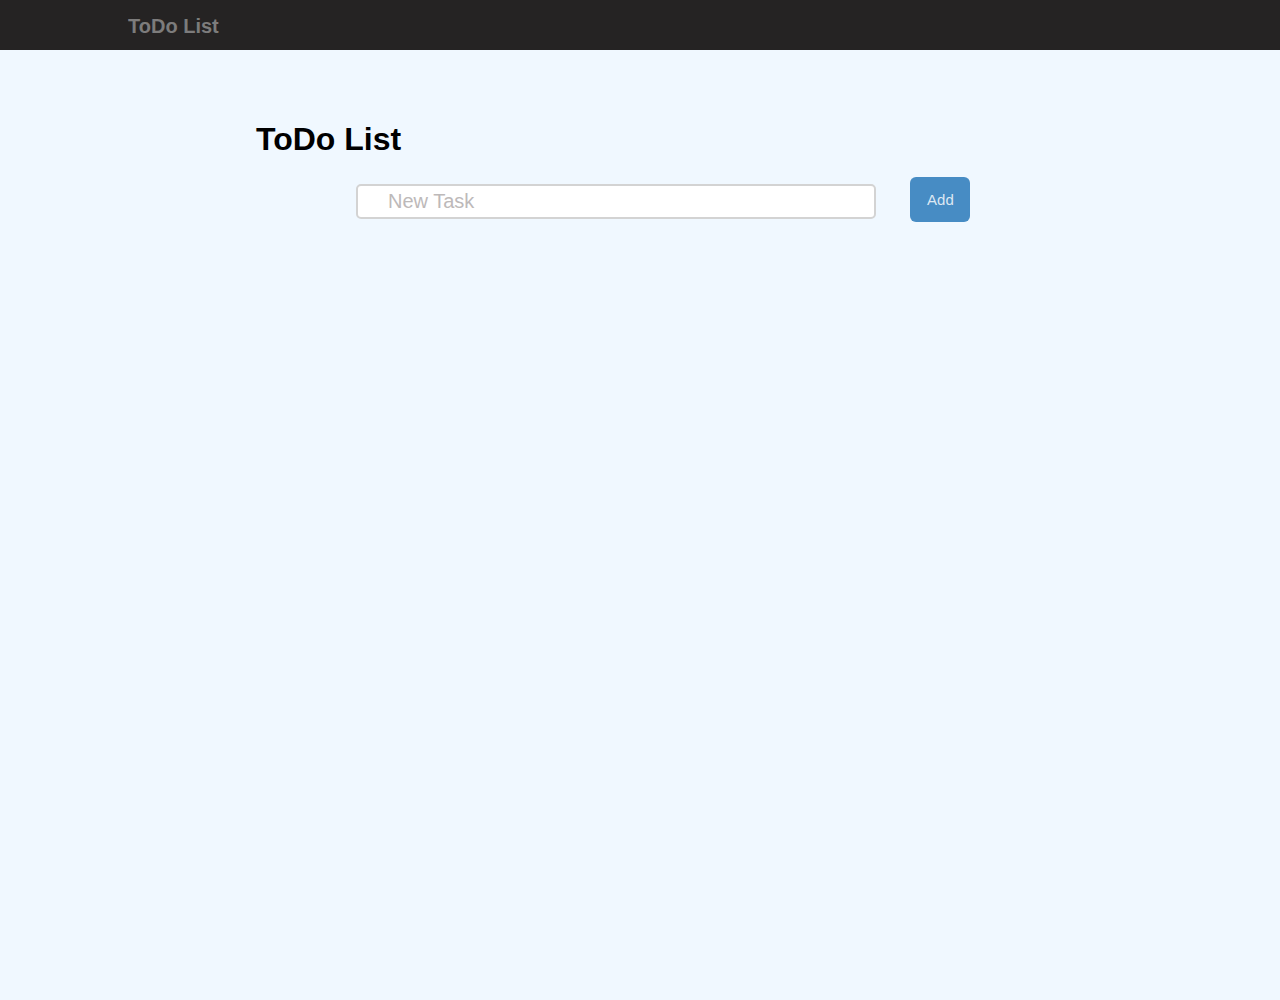
<file: todolist/index.html>
<html>
    <head>
        <title>TO DO LIST</title>
         <link href="style.css" type="text/css" rel="stylesheet"> 
        
    </head>
    <body>
        <div id="top"><h1><pre>ToDo List</pre></h1></div>
        <div id="inputEl">
            <form >
                <h1>ToDo List</h1>
                <input id ="inp" type="text" placeholder="New Task" >
                <input type="submit" id="btn1" value="Add"></button>
                <ul id = "list">
                </ul>
            </form>
        </div>
        <script src="main.js"></script>
    </body>
</html>
</file>
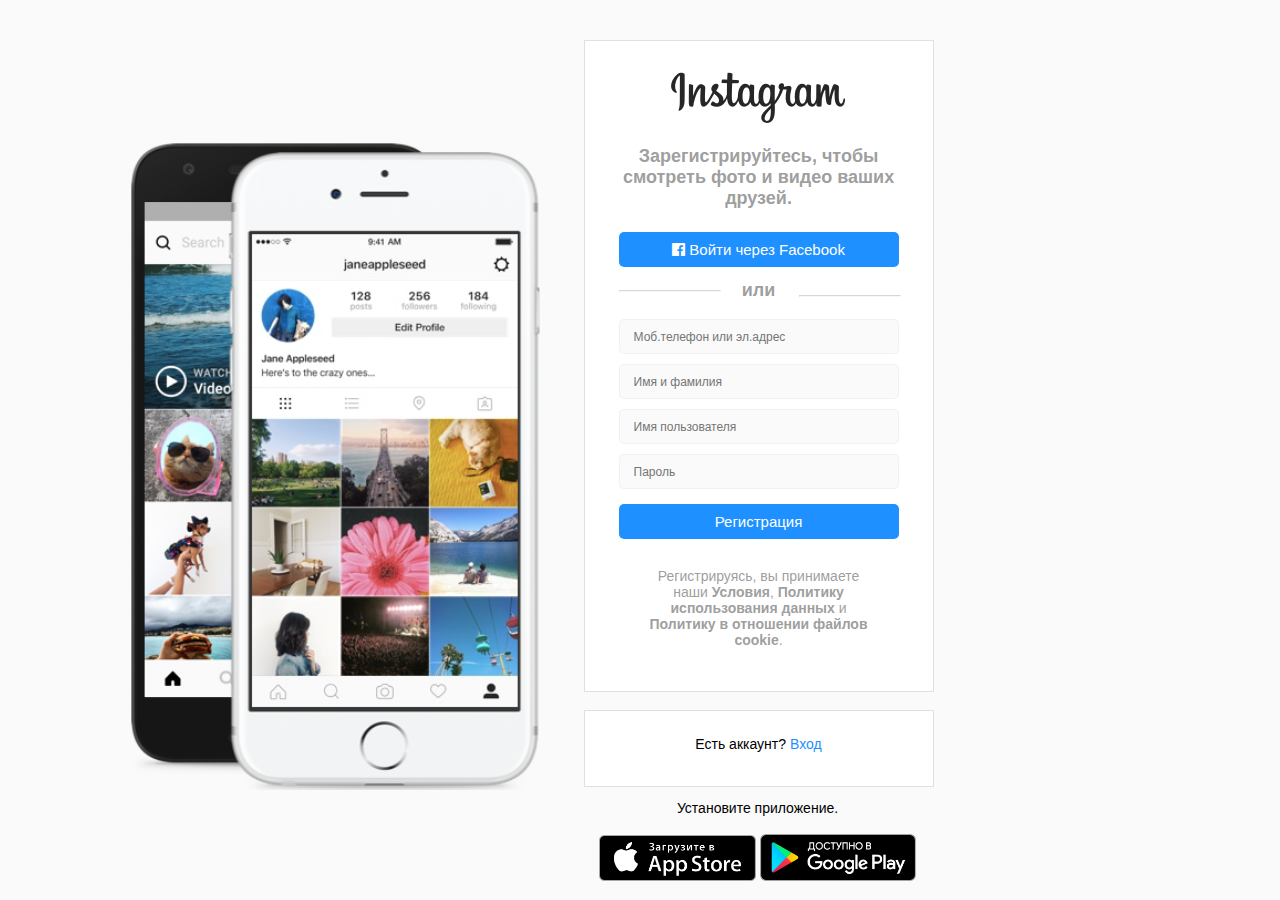
<file: Facebook&Instagram/Instagram.html>
<html>
    <head>
        <title>Instagram</title>
        <link rel="stylesheet" href="Inst.css">
        <link rel="stylesheet" href="https://cdnjs.cloudflare.com/ajax/libs/font-awesome/4.7.0/css/font-awesome.min.css">
      </head>
      <body>
        <div id="image">
            <img src="images/inst.png" alt="instagram photo" height="650px">
            <div id="regist">
                <form action="">
                    <img src="images/logo.png" alt="instagram logo">
                    <p id="first">Зарегистрируйтесь, чтобы <br>смотреть фото и видео ваших<br>друзей.</p>
                    <button id="but1"><i class="fa fa-facebook-official"></i> Войти через Facebook</button>
                    
                    <hr>
                    <div id="second"><p>или</p></div>
                    <hr id="hr2">
                    <input type="text" placeholder="Моб.телефон или эл.адрес">
                    <input type="text" placeholder="Имя и фамилия">
                    <input type="text" placeholder="Имя пользователя">
                    <input type="password" placeholder="Пароль">
                    <button>Регистрация</button>
                    <p id="third">Регистрируясь, вы принимаете<br>наши <a target="_blank" href="https://help.instagram.com/581066165581870">Условия</a>,
                        <a target="_blank" href="https://help.instagram.com/519522125107875">Политику<br>использования данных</a> и<br> 
                        <a target="_blank" href="/legal/cookies/">Политику в отношении файлов<br> cookie</a>.
                    </p>
                    
                </form>
            </div>
            <div id="under-reg">
                <span>Есть аккаунт?<a href="https://www.instagram.com/accounts/login/?source=auth_switcher">Вход</a></span>
            </div>
            <div id="app"><span> Установите приложение.</span>
                <br><br>
                <img src="images/app1.png" alt="appstore" width=45%>
                <img src="images/app2.png" alt ="playmarket" width=45%>
</body>
      </html>
</file>
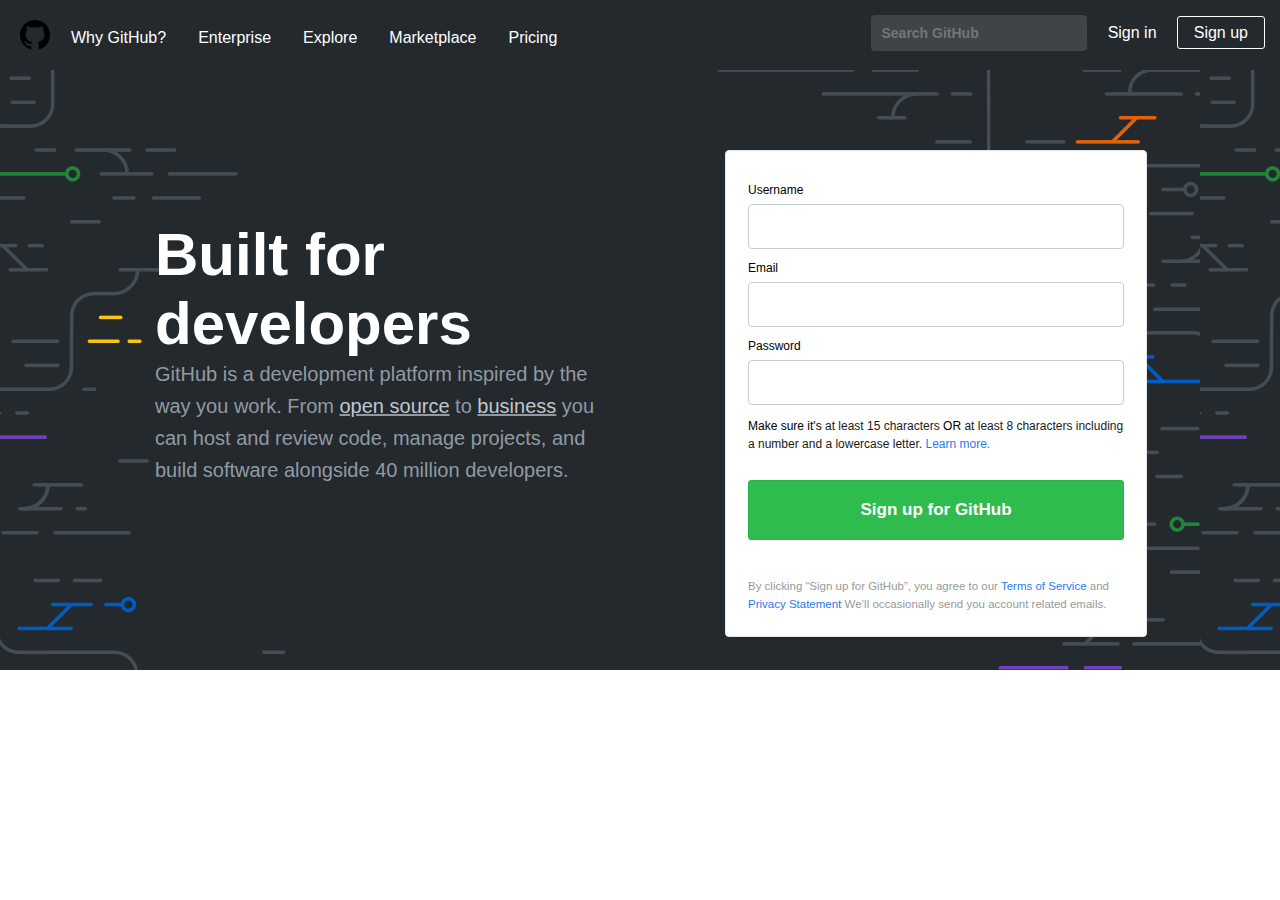
<file: Github/Git.html>
<html lang="en">
<head>
    <meta charset="UTF-8">
    <title>The world’s leading software development platform · GitHub</title>    
    <link href="gh.css" rel="stylesheet">
    <link rel="icon" href="photo/icon.png">
</head>
<body>
    <header>
        <div class="header-control">
            <div class="header-left">
                <img src="photo/logo.png">
                <div class="navbar">
                    <div class="dropdown">
                        <span>Why GitHub?</span>
                        <div class="dropdown-content">
                            <p>Features</p>
                            <p>Code review</p>
                            <p>Project management</p>
                            <p>Integrations</p>
                            <p>Actions</p>
                            <p>Packages</p>
                            <p>Security</p>
                        </div>
                    </div>
                    <a href="https://github.com/enterprise">Enterprise</a>
                    <div class="dropdown">
                        <span>Explore</span>
                        <div class="dropdown-content">
                            <p>Explore Github</p>
                            <p>Learn & contribute</p>
                            <p>Topics</p>
                            <p>Collections</p>
                            <p>Trending</p>
                            <p>Learning Lab</p>
                            <p>Open source guides</p>
                            <hr class="grey-line">
                            <p>Connect with others</p>
                        </div>
                    </div>                    
                    <a href="https://github.com/marketplace">Marketplace</a>                    
                    <div class="dropdown">
                        <span>Pricing</span>
                        <div class="dropdown-content">
                            <p>Plans</p>
                            <p>Compare plans</p>
                            <p>Contact Sales</p>
                            <hr class="grey-line">
                            <p>Nonprofit</p>
                            <p>Education</p>
                        </div>
                    </div> 
                </div>
            </div>

            <div class="header-right">
                <input type="text" placeholder="Search GitHub">
                <span><a href="https://github.com/login?return_to=%2Fenterprise">Sign in</a></span>
                <span class="new-border"><a href="https://github.com/join?source=header-home">Sign up</a></span>
            </div>
        </div>
    </header>
    <main>
        <div class="content-control">
            <div class="left">
                <h1>Built for<br>developers</h1>
                <p>
                    GitHub is a development platform inspired by the
                    way you work. From <a href="https://github.com/open-source">open source</a> to <a href="https://github.com/enterprises">business</a> you
                    can host and review code, manage projects, and
                    build software alongside 40 million developers.
                </p>
            </div>
            <div class="right">
                <div class="wrapper">
                    <table>
                        <tr>
                            <td><p>Username</p></td>
                        </tr>                        
                        <tr>
                            <td><input id="username" name="username" type="text" class="ipt"></td>
                        </tr>
    
                        <tr>
                            <td><p>Email</p></td>
                        </tr>                        
                        <tr>
                            <td><input id="email" name="email" type="text" class="ipt"></td>
                        </tr>
    
                        <tr>
                            <td><p>Password</p></td>
                        </tr>                        
                        <tr>
                            <td><input id="password" name="password" type="password" class="ipt"></td>
                        </tr>
    
                        <tr>
                            <td class="terms"><p>Make sure it's 
                                <span style="color: rgb(27, 26, 26);">at least 15 characters</span>  OR 
                                <span style="color: rgb(27, 26, 26);">at least 8 characters including a number and a lowercase letter.</span> 
                                <a href="#">Learn more.</a>
                            </p>
                            </td>
                        </tr>
                        <tr>
                            <td><a href="#"><input type="button" class="btn" value="Sign up for GitHub"></a></td>
                        </tr>
                        <tr>
                            <td><p style="color: #999; font-size: 11.5px; line-height: 1.6;">By clicking “Sign up for GitHub”, you agree to our <a href="https://help.github.com/en/github/site-policy/github-terms-of-service">Terms of Service</a> and 
                                <a href="https://help.github.com/en/github/site-policy/github-privacy-statement">Privacy Statement</a> We’ll occasionally send you account related emails.</p></td>
                        </tr>
                    </table> 
                </div>   
            </div>
        </div>
    </main>
</body>
</html>
</file>
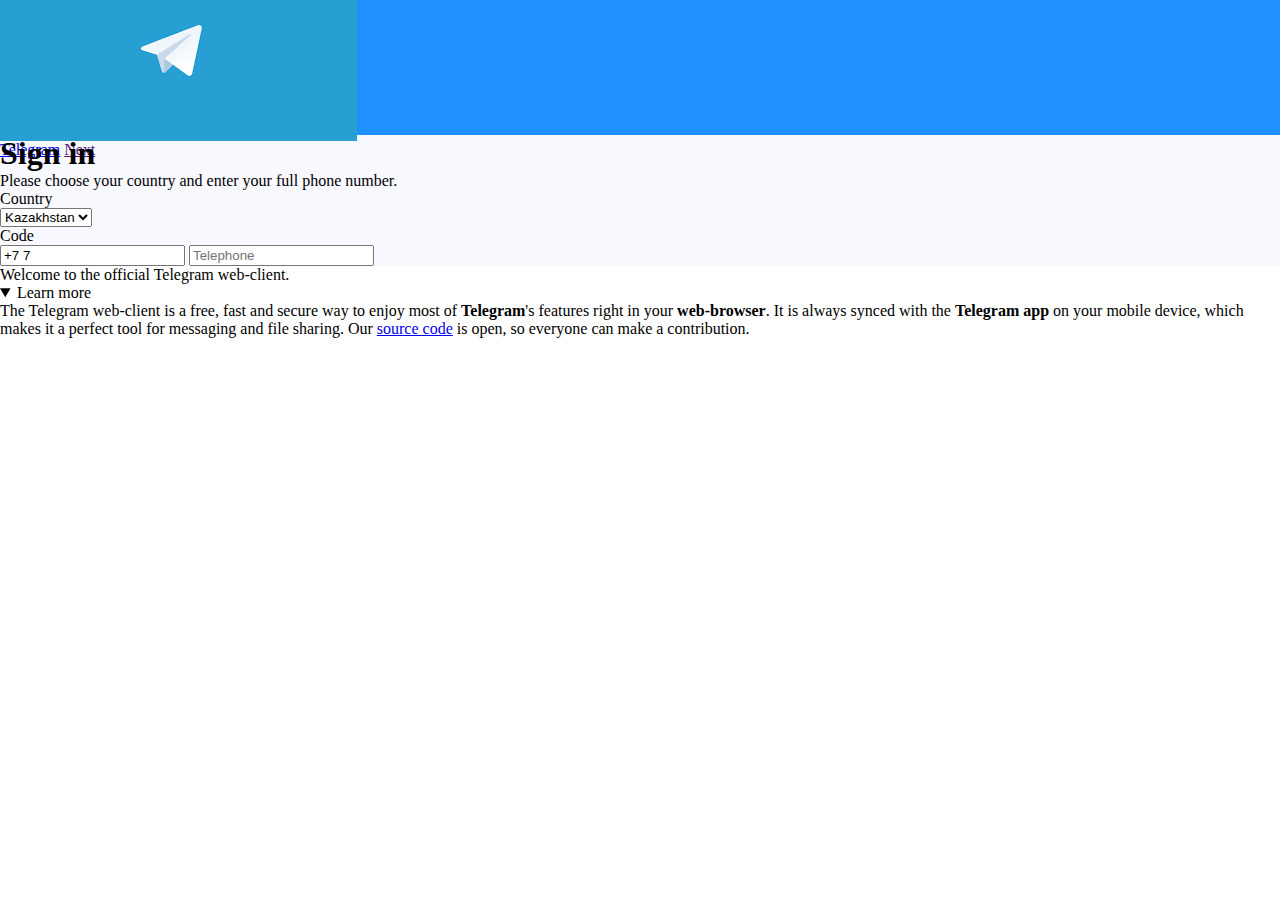
<file: Telegram/Telegram.html>
<html>
    <head>
        <title>Telegram Web</title>
        <link href="Telegram.css" type="text/css" rel="stylesheet">
    </head>
    <body>
        <header>
            <div class="image">
                <a href="https://telegram.org/"><img src=tlga.png><a>
            </a></div>
                <a href="https://telegram.org/">Telegram</a>
                <a href="">Next</a>
        </header>
        <main>
            <div class="forminput">
                <form action="">
                <h1>Sign in</h1>
                <p>Please choose your country and enter your full phone number.</p>
                <label for="Country">Country</label>
                <div>
                    <select id="country" >
                        <option>Kazakhstan</option>
                        <option>Russia</option>
                        <option>USA</option>
                    </select>
                </div>
                <label for="Telephone">Code</label>
                <div>
                    <input type="text" value="+7 7">
                    <input type="tel" name="phone" placeholder="Telephone"  pattern="[\+]\d{1}\s[\(]\d{3}[\)]\s\d{3}[\-]\d{2}[\-]\d{2}" minlength="18" maxlength="18" />
            </div>
        </div> 
        <div class="info">
            <p>Welcome to the official Telegram web-client.</p>
            <details open="open">
                <summary>Learn more</summary>
                <p>The Telegram web-client is a free, fast and secure way to enjoy most of <b>Telegram</b>'s features right in your <b>web-browser</b>.

                    It is always synced with the <b>Telegram app</b> on your mobile device, which makes it a perfect tool for messaging and file sharing.
                                                       
                    Our <a href="https://github.com/zhukov/webogram">source code</a> is open, so everyone can make a contribution.</p>
            </details>
            </div>
        </main>
    </body>
</html>
</file>
<file: todolist/style.css>
body{
    font-family: "lucida grande",tahoma,verdana,arial,sans-serif;
    background-color: aliceblue;    
    
}
#top{
background-color: rgb(37, 35, 35);
height:50px;
position: absolute;
top:0px;
left:0%;
width:100%;

color:rgba(255, 255, 255, 0.404);
font-weight: 100;
font-size: 10px;

}
#top h1 pre{
font-family: "lucida grande",tahoma,verdana,arial,sans-serif;
position:absolute;
left:10%;
right:60%;
top:-5px;

}
#inputEl{
position: absolute;
left:20%;
top:100px;
width:800px;
height:100%;
}
#inp{
margin-left:100px;
height: 35px;
width:520px;
margin-right: 30px;
position: relative;
font-size: 20px;
color:rgb(46, 46, 150);
border-radius: 5px;
border:2px solid lightgrey;
padding-left: 30px;

}
#btn1{
height:45px;
position: relative;
width:60px;
top:-3px;
background-color:rgb(71, 140, 196);
color:rgba(255, 255, 255, 0.815);
font-size: 15px;
border-radius: 6px;
border:0px;
}
::placeholder{
color:rgb(189, 185, 185);
}
#btn1:hover{
cursor: pointer;
background-color:rgb(16, 218, 16);
}
#list{
margin-top:60px;
width:100px;
}
#list li{

width:760px;
margin-left:-40px;
list-style: none;
border-radius: 5px;
border:1px solid lightgrey;
padding:35px 0px 35px 35px;
background: linear-gradient(to right,rgba(177, 14, 49, 0.548), rgba(116, 118, 238, 0.829));
}
#list li input{
text-align: center;
padding-left: 100px;

}
input[type=checkbox]{
margin-right: -15px;
}
.image{
width:90px;
float:right;

}

img:hover{
cursor: pointer;
opacity: 0.5;

}
ul li span{
margin-left:0px;
position: relative;
left: 13%;
}
</file>
<file: Facebook&Instagram/Inst.css>
body{
    background-color:#dcdee025;

}
#image{
    position: absolute;
    top:140px;
    left:10%; 
    
}
#regist{
    width:348px;
    height:650px;
    background-color: white;
    position: absolute;
    left:110%;
    border:1px solid rgb(224, 224, 224);
    top:-100px;
    overflow: hidden;
}
p{
    text-align: center;
    font-size: 18px;
    font-family:Arial;
    color:rgba(128, 128, 128, 0.774);
    font-weight: bold;
    

}
#second{
    margin-top:-30px;
    z-index:3;
}
button{
    color:white;
    background-color: dodgerblue;
    width:280px;
    margin-left:34px;
    height: 35px;
    font-size:15px;
    font-weight: 500;
    border-radius: 5px;
    border:0;
    margin-bottom: 15px;
    margin-top: 5px;
}
button:hover{
    cursor: pointer;
}
input{
    width:280px;
    margin-left:34px;
    height: 35px;
    font-size:12px;
    padding-left:14px;
    border-radius: 5px;
    border:1px rgba(168, 162, 162, 0.11) solid;
    background-color:#dcdee025;
    margin-bottom: 10px;


}
hr{
    opacity: 0.4;
    size:0.5;
    color:rgba(211, 211, 211, 0.158);
    margin-left: 34px;
    width:100px;
}
#hr2{
    position: absolute;
    top:246px;
    right:32px;
    width:100px;
}
form{
    display: inline;
}
#third{
    font-weight: 500;
    font-size: 14px;
}
a{
    text-decoration: none;
    font-weight: bold;
    color:rgba(128, 128, 128, 0.774);
}
span{
    font-family:Arial;
    font-size:14px;
}
#under-reg{
    position: absolute;
    width:348px;
    height: 50px;
    background-color: white;
    float: right;
    left:110%;
    top:570px;
    text-align: center;
    padding-top:25px;
    border:1px solid rgb(224, 224, 224);
}
#under-reg a{
    color: dodgerblue;
    font-weight: normal;
    padding-left: 4px;
}
#app{
    left:110%;
    position: absolute;
    width:348px;
    text-align: center;
    margin-top:10px;
    padding-bottom:10px;
}
ul li {
    list-style-type: none;
    display: inline;
    font-family: Arial;
    font-size:12px;
    padding:10px;
    
}
ul li a{
    color:darkblue;
    font-weight: 500;
}
footer{
    position: absolute;
    top:930px;
}
</file>
<file: Github/gh.css>
*{
    padding: 0;
    margin: 0;
    font-family: Arial;
}

header{
    width: 100%;
    height: 70px;
    background-color: #24292E;
    font-size: 15px;
}

.header-control{
    width: 1250px;
    height: 70px;    
    margin-left: auto;
    margin-right: auto;
}

.header-control img{
    width: 40px;
    height: auto;
    float: left;
}

.header-left{
    float: left;
    margin-top: 15px;
}

.header-right{
    float: right;
    margin-top: 15px;
    
}

.header-right a{
    text-decoration: none;
    color: #fff;
    font-size: 16px;
    padding: 14px 16px;
}

.header-right a:hover{
    color: #999;
}

.header-right input[type=text] {
    border: none;  
    background-color: #3F4448;
    color: #808386;
    border-radius: 4px;
    font-size: 14px;
    font-weight: bold;
    padding: 10px;
}

.new-border{
    border: 0.5px solid #fff;
    border-radius: 3px;
    padding: 7px 0;
}

.navbar{
    overflow: hidden;
    float: left;
}

.navbar a, .navbar .dropdown{
    float: left;
    color: #fff;
    text-align: center;
    text-decoration: none;
    padding: 14px 16px;
    font-size: 16px;
}

.navbar a:hover, .navbar .dropdown:hover{
    color: #999;

}

.dropdown {
    float: left;
    overflow: hidden;
}

.dropdown-content {
    display: none;
    position: absolute;
    background-color: #E3E3E3;
    min-width: 160px;
    box-shadow: 0px 8px 16px 0px rgba(0,0,0,0.2);
    padding: 18px 15px;
    border-radius: 3px;
    margin-top: 10px;
    z-index: 1;    
    text-align: left;    
}

.dropdown-content p{
    color: rgb(105, 103, 103);
    padding-bottom: 10px;
}

.dropdown:hover .dropdown-content {
    display: block;
}

.grey-line{
    margin-top: 15px;
    margin-bottom: 15px;
    border-top: 1px solid #aebcbd;
}

main{
    width: 100%;
    height: 600px;
    background-image: url(photo/back.png);
}

.content-control{
    width: 1050px;
    height: 600px;
    margin-left: auto;
    margin-right: auto;    
}

.left{
    float: left;
    width: 450px;
    margin-left: 40px;
    margin-top: 150px;
}

.left h1{
    color: white;
    font-size: 60px;
}

.left p{
    color: #919aa3;
    font-size: 20px;
    line-height: 1.6;
}

.left a{
    color: #c1c7ce;
    text-decoration-color: #919aa3;
}

.left a:hover{
    text-decoration-color: #c1c7ce;
}

.right{
    float: right;
    width: 450px;
    margin-top: 70px;
}

.wrapper{
    width: 380px;
    height: auto;
    overflow: hidden;
    margin: 10px;
    background-color: #fff;
    border: 1px solid #e6e6e6;
    padding: 20px;
    border-radius: 4px;
}

.wrapper p{
    font-size: 12px;
    margin-top: 10px;
}

.terms{
    line-height: 18px;
    font-size: 12px;
    margin: 10px 20px;
    text-align: left;
}

.right a {
    text-decoration: none;
    color: rgb(42, 122, 243);
}

.right a:hover{
    text-decoration: underline;
}

.ipt{
    width: 100%;
    height: 45px;
    margin-top: 5px;
    border-radius: 4px;
    border: 1px solid #c7cdce;
    padding-left: 10px;
    font-size: 17px;
}

.btn{
    width: 100%;
    height: 60px;
    background-color: #2EBC4F;
    border: 1px solid rgb(42, 177, 74);
    padding: 2px;
    color: #fff;
    font-weight: 550;
    font-size: 17px;
    cursor: pointer;
    border-radius: 3px;
    margin: 25px auto;
}

.btn:hover{
    background-color: rgb(46, 168, 74);

}
</file>
<file: Telegram/Telegram.css>
*{
    margin: 0;
}
header{
    background-color: dodgerblue;
    height: 15%;
}
.forminput{
    background-color: ghostwhite;
    
}
</file>
